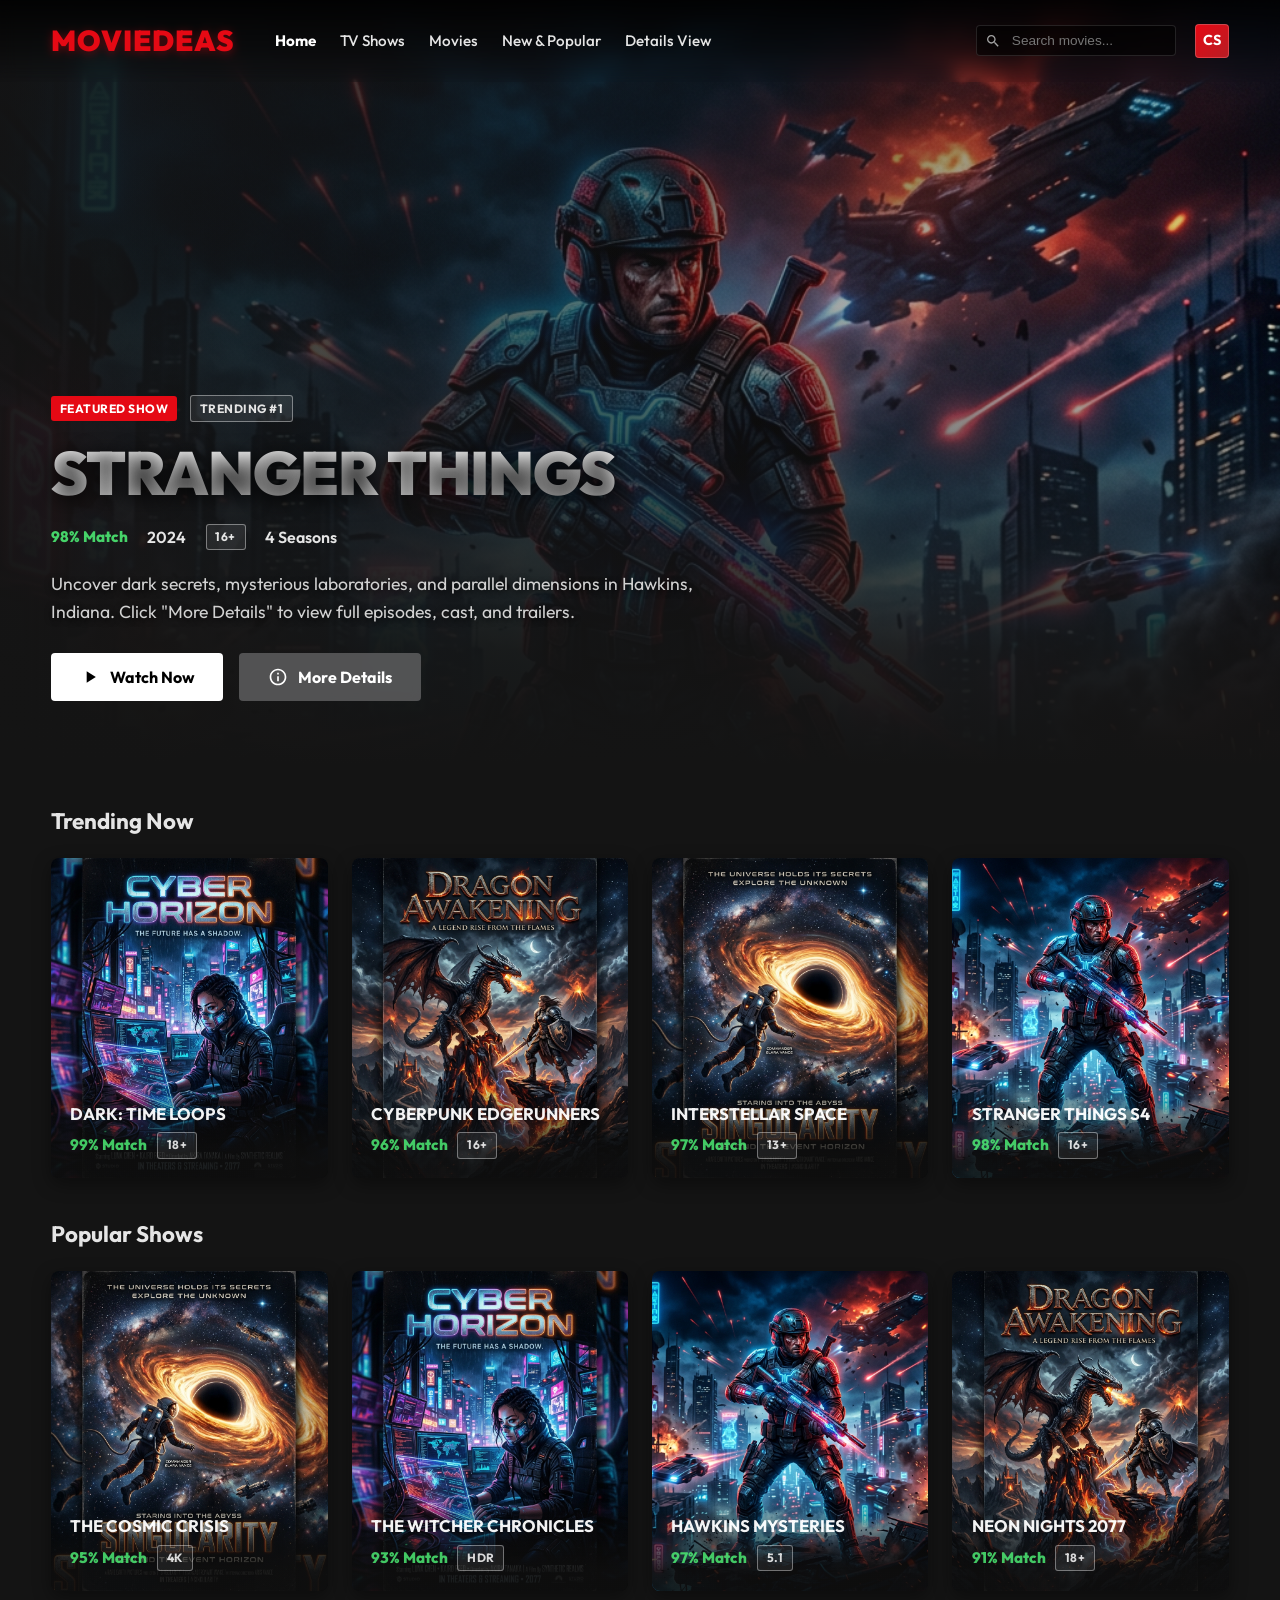
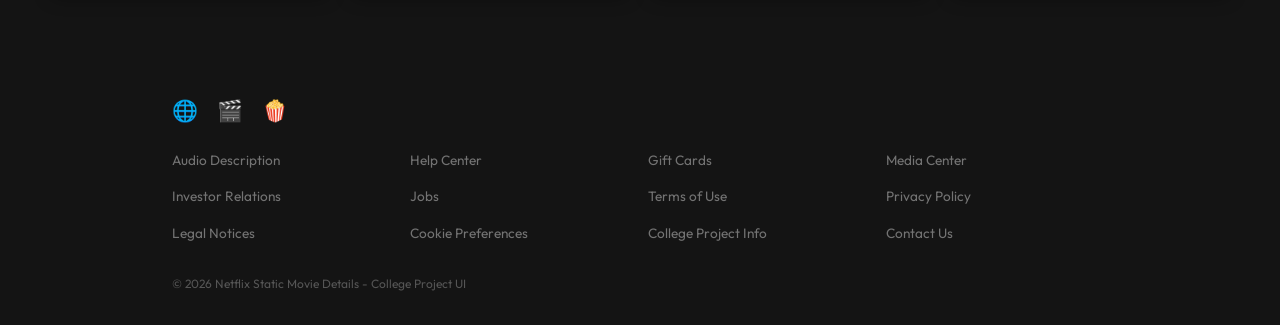
<file: index.html>
<!DOCTYPE html>
<html lang="en">
<head>
  <meta charset="UTF-8">
  <meta http-equiv="refresh" content="0; url=html/index.html">
  <title>Netflix Movie Site - College Project</title>
</head>
<body>
  <p>Redirecting to Netflix UI... <a href="html/index.html">Click here if you are not redirected automatically</a>.</p>
</body>
</html>
</file>
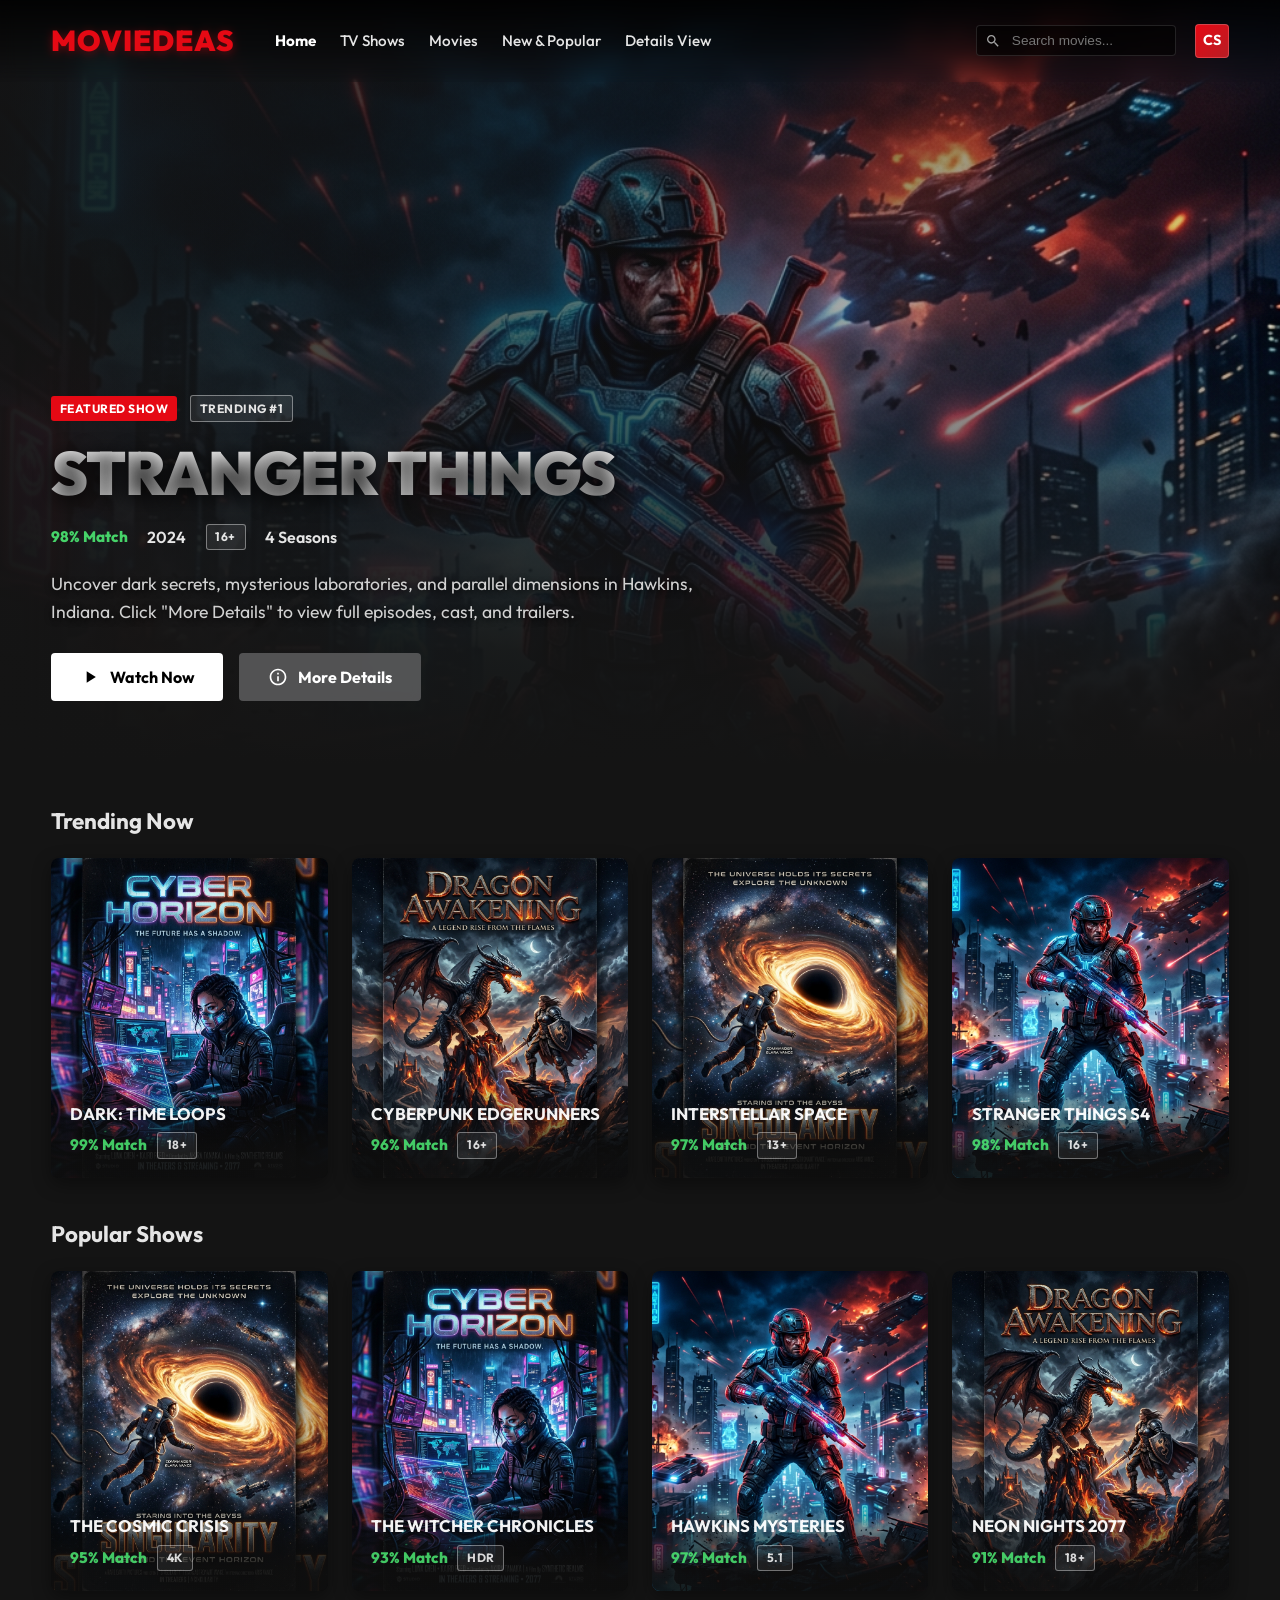
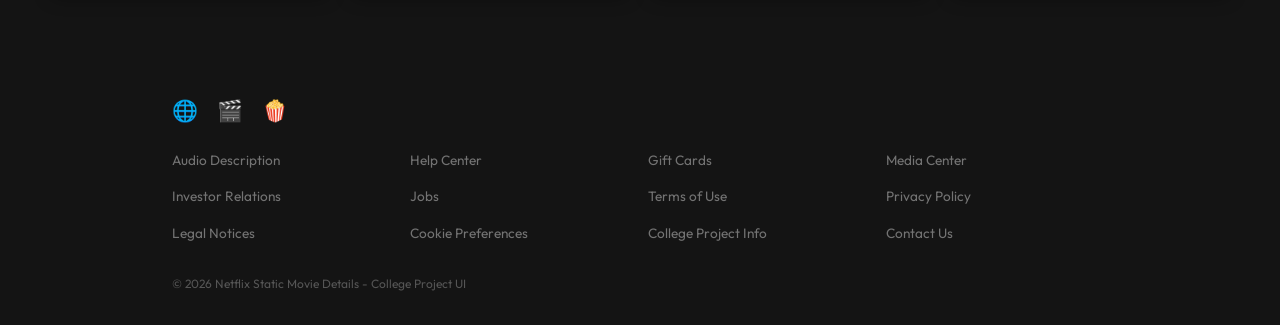
<file: html/index.html>
<!DOCTYPE html>
<html lang="en">

<head>
  <meta charset="UTF-8">
  <meta name="viewport" content="width=device-width, initial-scale=1.0">
  <title>Netflix | Home Static College Project</title>
  <meta name="description"
    content="Static Netflix-inspired home page showcasing featured movies and dynamic cards built with pure HTML and CSS.">
  <link rel="stylesheet" href="../css/style.css">
  <link rel="stylesheet" href="../css/movie-details.css">
</head>

<body>

  <!-- Modular Header -->
  <header class="netflix-header">
    <div class="brand-container">
      <a href="index.html" class="logo-text">MOVIEDEAS</a>
      <nav>
        <ul class="nav-menu">
          <li><a href="index.html" class="nav-link active">Home</a></li>
          <li><a href="browse.html" class="nav-link">TV Shows</a></li>
          <li><a href="browse.html" class="nav-link">Movies</a></li>
          <li><a href="browse.html" class="nav-link">New & Popular</a></li>
          <li><a href="movie-details.html" class="nav-link">Details View</a></li>
        </ul>
      </nav>
    </div>
    <div class="header-actions">
      <div class="search-box">
        <svg class="search-icon" viewBox="0 0 24 24">
          <path
            d="M15.5 14h-.79l-.28-.27C15.41 12.59 16 11.11 16 9.5 16 5.91 13.09 3 9.5 3S3 5.91 3 9.5 5.91 16 9.5 16c1.61 0 3.09-.59 4.23-1.57l.27.28v.79l5 4.99L20.49 19l-4.99-5zm-6 0C7.01 14 5 11.99 5 9.5S7.01 5 9.5 5 14 7.01 14 9.5 11.99 14 9.5 14z" />
        </svg>
        <input type="text" class="search-input" placeholder="Search movies...">
      </div>
      <div class="user-profile">
        <div class="profile-avatar">CS</div>
      </div>
    </div>
  </header>

  <!-- Featured Spotlight Banner -->
  <div class="hero-details-container" style="background-image: url('img/hero_backdrop_1787851182239.png');">
    <div class="hero-overlay-vignette"></div>
    <div class="hero-content">
      <div class="movie-badge-group">
        <span class="badge badge-red">FEATURED SHOW</span>
        <span class="badge badge-outline">TRENDING #1</span>
      </div>

      <h1 class="movie-title-large">STRANGER THINGS</h1>

      <div class="meta-stats-row">
        <span class="badge-match">98% Match</span>
        <span>2024</span>
        <span class="badge badge-outline">16+</span>
        <span>4 Seasons</span>
      </div>

      <p class="movie-synopsis">
        Uncover dark secrets, mysterious laboratories, and parallel dimensions in Hawkins, Indiana. Click "More Details"
        to view full episodes, cast, and trailers.
      </p>

      <div class="action-buttons-group">
        <a href="movie-details.html" class="btn btn-primary">
          <svg width="20" height="20" viewBox="0 0 24 24" fill="currentColor">
            <path d="M8 5v14l11-7z" />
          </svg> Watch Now
        </a>
        <a href="movie-details.html" class="btn btn-secondary">
          <svg width="20" height="20" viewBox="0 0 24 24" fill="currentColor">
            <path
              d="M11 7h2v2h-2zm0 4h2v6h-2zm1-9C6.48 2 2 6.48 2 12s4.48 10 10 10 10-4.48 10-10S17.52 2 12 2zm0 18c-4.41 0-8-3.59-8-8s3.59-8 8-8 8 3.59 8 8-3.59 8-8 8z" />
          </svg> More Details
        </a>
      </div>
    </div>
  </div>

  <!-- Main Trending Rails -->
  <section class="section-container">
    <h2 class="section-title">Trending Now</h2>
    <div class="movies-grid">
      <a href="movie-details.html" class="movie-card">
        <img src="img/movie_poster1_1787851215208.png" alt="Movie 1" class="card-poster">
        <div class="card-overlay">
          <div class="card-title">DARK: TIME LOOPS</div>
          <div class="card-meta">
            <span class="badge-match">99% Match</span>
            <span class="badge badge-outline">18+</span>
          </div>
        </div>
      </a>

      <a href="movie-details.html" class="movie-card">
        <img src="img/movie_poster2_1787851237923.png" alt="Movie 2" class="card-poster">
        <div class="card-overlay">
          <div class="card-title">CYBERPUNK EDGERUNNERS</div>
          <div class="card-meta">
            <span class="badge-match">96% Match</span>
            <span class="badge badge-outline">16+</span>
          </div>
        </div>
      </a>

      <a href="movie-details.html" class="movie-card">
        <img src="img/movie_poster3_1787851263203.png" alt="Movie 3" class="card-poster">
        <div class="card-overlay">
          <div class="card-title">INTERSTELLAR SPACE</div>
          <div class="card-meta">
            <span class="badge-match">97% Match</span>
            <span class="badge badge-outline">13+</span>
          </div>
        </div>
      </a>

      <a href="movie-details.html" class="movie-card">
        <img src="img/hero_backdrop_1787851182239.png" alt="Movie 4" class="card-poster">
        <div class="card-overlay">
          <div class="card-title">STRANGER THINGS S4</div>
          <div class="card-meta">
            <span class="badge-match">98% Match</span>
            <span class="badge badge-outline">16+</span>
          </div>
        </div>
      </a>
    </div>
  </section>

  <!-- Popular Movies Section -->
  <section class="section-container" style="padding-top: 0;">
    <h2 class="section-title">Popular Shows</h2>
    <div class="movies-grid">
      <a href="movie-details.html" class="movie-card">
        <img src="img/movie_poster3_1787851263203.png" alt="Movie 5" class="card-poster">
        <div class="card-overlay">
          <div class="card-title">THE COSMIC CRISIS</div>
          <div class="card-meta">
            <span class="badge-match">95% Match</span>
            <span class="badge badge-outline">4K</span>
          </div>
        </div>
      </a>

      <a href="movie-details.html" class="movie-card">
        <img src="img/movie_poster1_1787851215208.png" alt="Movie 6" class="card-poster">
        <div class="card-overlay">
          <div class="card-title">THE WITCHER CHRONICLES</div>
          <div class="card-meta">
            <span class="badge-match">93% Match</span>
            <span class="badge badge-outline">HDR</span>
          </div>
        </div>
      </a>

      <a href="movie-details.html" class="movie-card">
        <img src="img/hero_backdrop_1787851182239.png" alt="Movie 7" class="card-poster">
        <div class="card-overlay">
          <div class="card-title">HAWKINS MYSTERIES</div>
          <div class="card-meta">
            <span class="badge-match">97% Match</span>
            <span class="badge badge-outline">5.1</span>
          </div>
        </div>
      </a>

      <a href="movie-details.html" class="movie-card">
        <img src="img/movie_poster2_1787851237923.png" alt="Movie 8" class="card-poster">
        <div class="card-overlay">
          <div class="card-title">NEON NIGHTS 2077</div>
          <div class="card-meta">
            <span class="badge-match">91% Match</span>
            <span class="badge badge-outline">18+</span>
          </div>
        </div>
      </a>
    </div>
  </section>

  <!-- Netflix Footer -->
  <footer class="netflix-footer">
    <div class="footer-socials">
      <span>🌐</span> <span>🎬</span> <span>🍿</span>
    </div>
    <ul class="footer-links">
      <li><a href="#">Audio Description</a></li>
      <li><a href="#">Help Center</a></li>
      <li><a href="#">Gift Cards</a></li>
      <li><a href="#">Media Center</a></li>
      <li><a href="#">Investor Relations</a></li>
      <li><a href="#">Jobs</a></li>
      <li><a href="#">Terms of Use</a></li>
      <li><a href="#">Privacy Policy</a></li>
      <li><a href="#">Legal Notices</a></li>
      <li><a href="#">Cookie Preferences</a></li>
      <li><a href="#">College Project Info</a></li>
      <li><a href="#">Contact Us</a></li>
    </ul>
    <p class="copyright-text">© 2026 Netflix Static Movie Details - College Project UI</p>
  </footer>

</body>

</html>
</file>
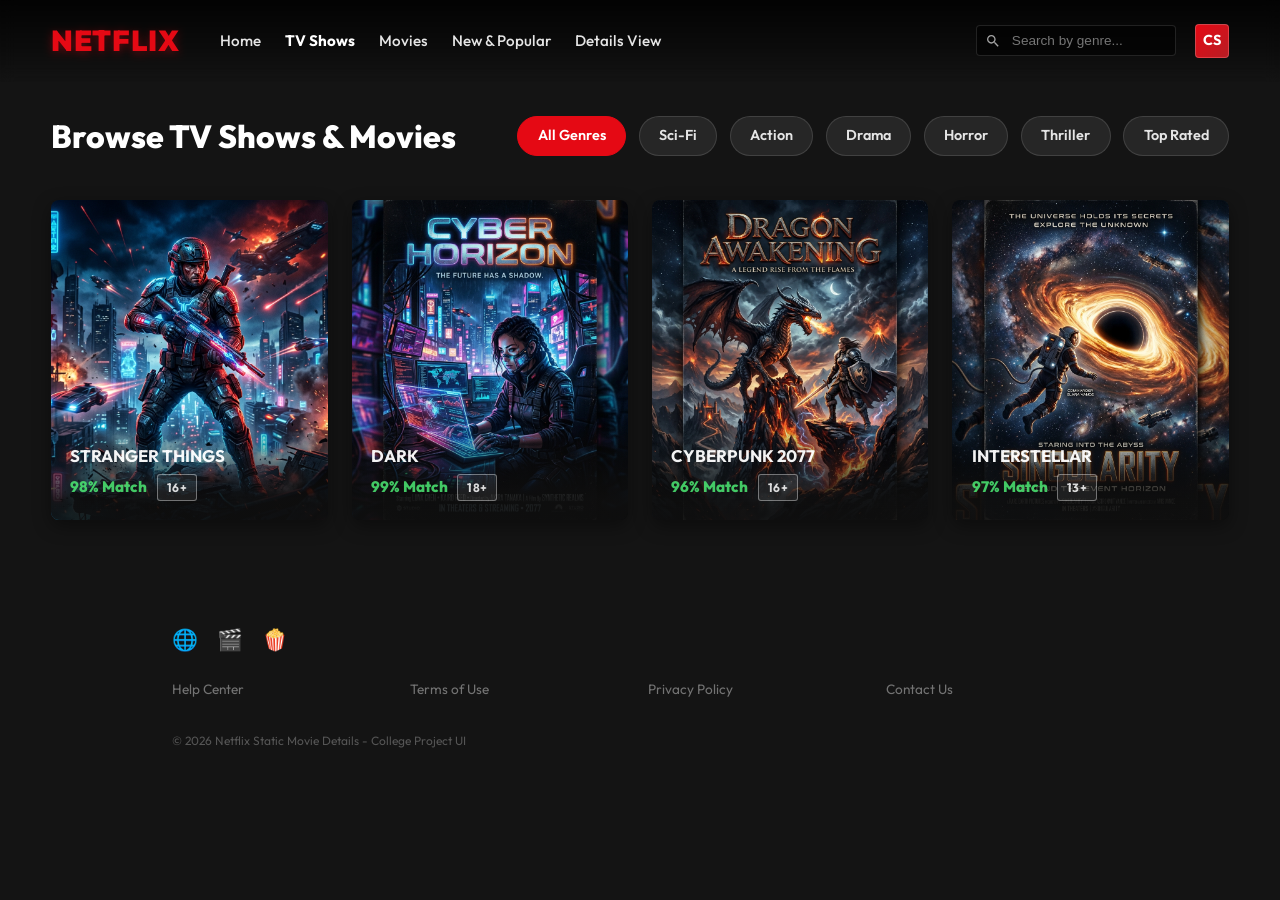
<file: html/browse.html>
<!DOCTYPE html>
<html lang="en">
<head>
  <meta charset="UTF-8">
  <meta name="viewport" content="width=device-width, initial-scale=1.0">
  <title>Browse Movies | Netflix Static Project</title>
  <meta name="description" content="Browse static catalog of Netflix style movies and TV shows for college project.">
  <link rel="stylesheet" href="../css/style.css">
  <link rel="stylesheet" href="../css/movie-details.css">
  <style>
    .browse-filter-bar {
      padding: 7rem 4% 1.5rem 4%;
      display: flex;
      align-items: center;
      justify-content: space-between;
      flex-wrap: wrap;
      gap: 1rem;
    }
    .filter-tags {
      display: flex;
      gap: 0.8rem;
      flex-wrap: wrap;
    }
    .filter-chip {
      padding: 0.5rem 1.2rem;
      border-radius: 20px;
      background: rgba(255, 255, 255, 0.08);
      border: 1px solid var(--glass-border);
      color: #e5e5e5;
      font-size: 0.9rem;
      font-weight: 600;
      cursor: pointer;
      transition: all var(--transition-fast);
    }
    .filter-chip:hover, .filter-chip.active {
      background: var(--netflix-red);
      color: #fff;
      border-color: var(--netflix-red);
    }
  </style>
</head>
<body>

  <!-- Header -->
  <header class="netflix-header">
    <div class="brand-container">
      <a href="index.html" class="logo-text">NETFLIX</a>
      <nav>
        <ul class="nav-menu">
          <li><a href="index.html" class="nav-link">Home</a></li>
          <li><a href="browse.html" class="nav-link active">TV Shows</a></li>
          <li><a href="browse.html" class="nav-link">Movies</a></li>
          <li><a href="browse.html" class="nav-link">New & Popular</a></li>
          <li><a href="movie-details.html" class="nav-link">Details View</a></li>
        </ul>
      </nav>
    </div>
    <div class="header-actions">
      <div class="search-box">
        <svg class="search-icon" viewBox="0 0 24 24"><path d="M15.5 14h-.79l-.28-.27C15.41 12.59 16 11.11 16 9.5 16 5.91 13.09 3 9.5 3S3 5.91 3 9.5 5.91 16 9.5 16c1.61 0 3.09-.59 4.23-1.57l.27.28v.79l5 4.99L20.49 19l-4.99-5zm-6 0C7.01 14 5 11.99 5 9.5S7.01 5 9.5 5 14 7.01 14 9.5 11.99 14 9.5 14z"/></svg>
        <input type="text" class="search-input" placeholder="Search by genre...">
      </div>
      <div class="user-profile">
        <div class="profile-avatar">CS</div>
      </div>
    </div>
  </header>

  <!-- Filter Controls -->
  <div class="browse-filter-bar">
    <h1 style="font-size: 2rem; font-weight: 800;">Browse TV Shows & Movies</h1>
    <div class="filter-tags">
      <span class="filter-chip active">All Genres</span>
      <span class="filter-chip">Sci-Fi</span>
      <span class="filter-chip">Action</span>
      <span class="filter-chip">Drama</span>
      <span class="filter-chip">Horror</span>
      <span class="filter-chip">Thriller</span>
      <span class="filter-chip">Top Rated</span>
    </div>
  </div>

  <!-- Browse Grid Gallery -->
  <section class="section-container" style="padding-top: 1rem;">
    <div class="movies-grid">
      <a href="movie-details.html" class="movie-card">
        <img src="img/hero_backdrop_1787851182239.png" alt="Stranger Things" class="card-poster">
        <div class="card-overlay">
          <div class="card-title">STRANGER THINGS</div>
          <div class="card-meta">
            <span class="badge-match">98% Match</span>
            <span class="badge badge-outline">16+</span>
          </div>
        </div>
      </a>

      <a href="movie-details.html" class="movie-card">
        <img src="img/movie_poster1_1787851215208.png" alt="Dark" class="card-poster">
        <div class="card-overlay">
          <div class="card-title">DARK</div>
          <div class="card-meta">
            <span class="badge-match">99% Match</span>
            <span class="badge badge-outline">18+</span>
          </div>
        </div>
      </a>

      <a href="movie-details.html" class="movie-card">
        <img src="img/movie_poster2_1787851237923.png" alt="Cyberpunk" class="card-poster">
        <div class="card-overlay">
          <div class="card-title">CYBERPUNK 2077</div>
          <div class="card-meta">
            <span class="badge-match">96% Match</span>
            <span class="badge badge-outline">16+</span>
          </div>
        </div>
      </a>

      <a href="movie-details.html" class="movie-card">
        <img src="img/movie_poster3_1787851263203.png" alt="Interstellar" class="card-poster">
        <div class="card-overlay">
          <div class="card-title">INTERSTELLAR</div>
          <div class="card-meta">
            <span class="badge-match">97% Match</span>
            <span class="badge badge-outline">13+</span>
          </div>
        </div>
      </a>
    </div>
  </section>

  <!-- Netflix Footer -->
  <footer class="netflix-footer">
    <div class="footer-socials">
      <span>🌐</span> <span>🎬</span> <span>🍿</span>
    </div>
    <ul class="footer-links">
      <li><a href="#">Help Center</a></li>
      <li><a href="#">Terms of Use</a></li>
      <li><a href="#">Privacy Policy</a></li>
      <li><a href="#">Contact Us</a></li>
    </ul>
    <p class="copyright-text">© 2026 Netflix Static Movie Details - College Project UI</p>
  </footer>

</body>
</html>
</file>
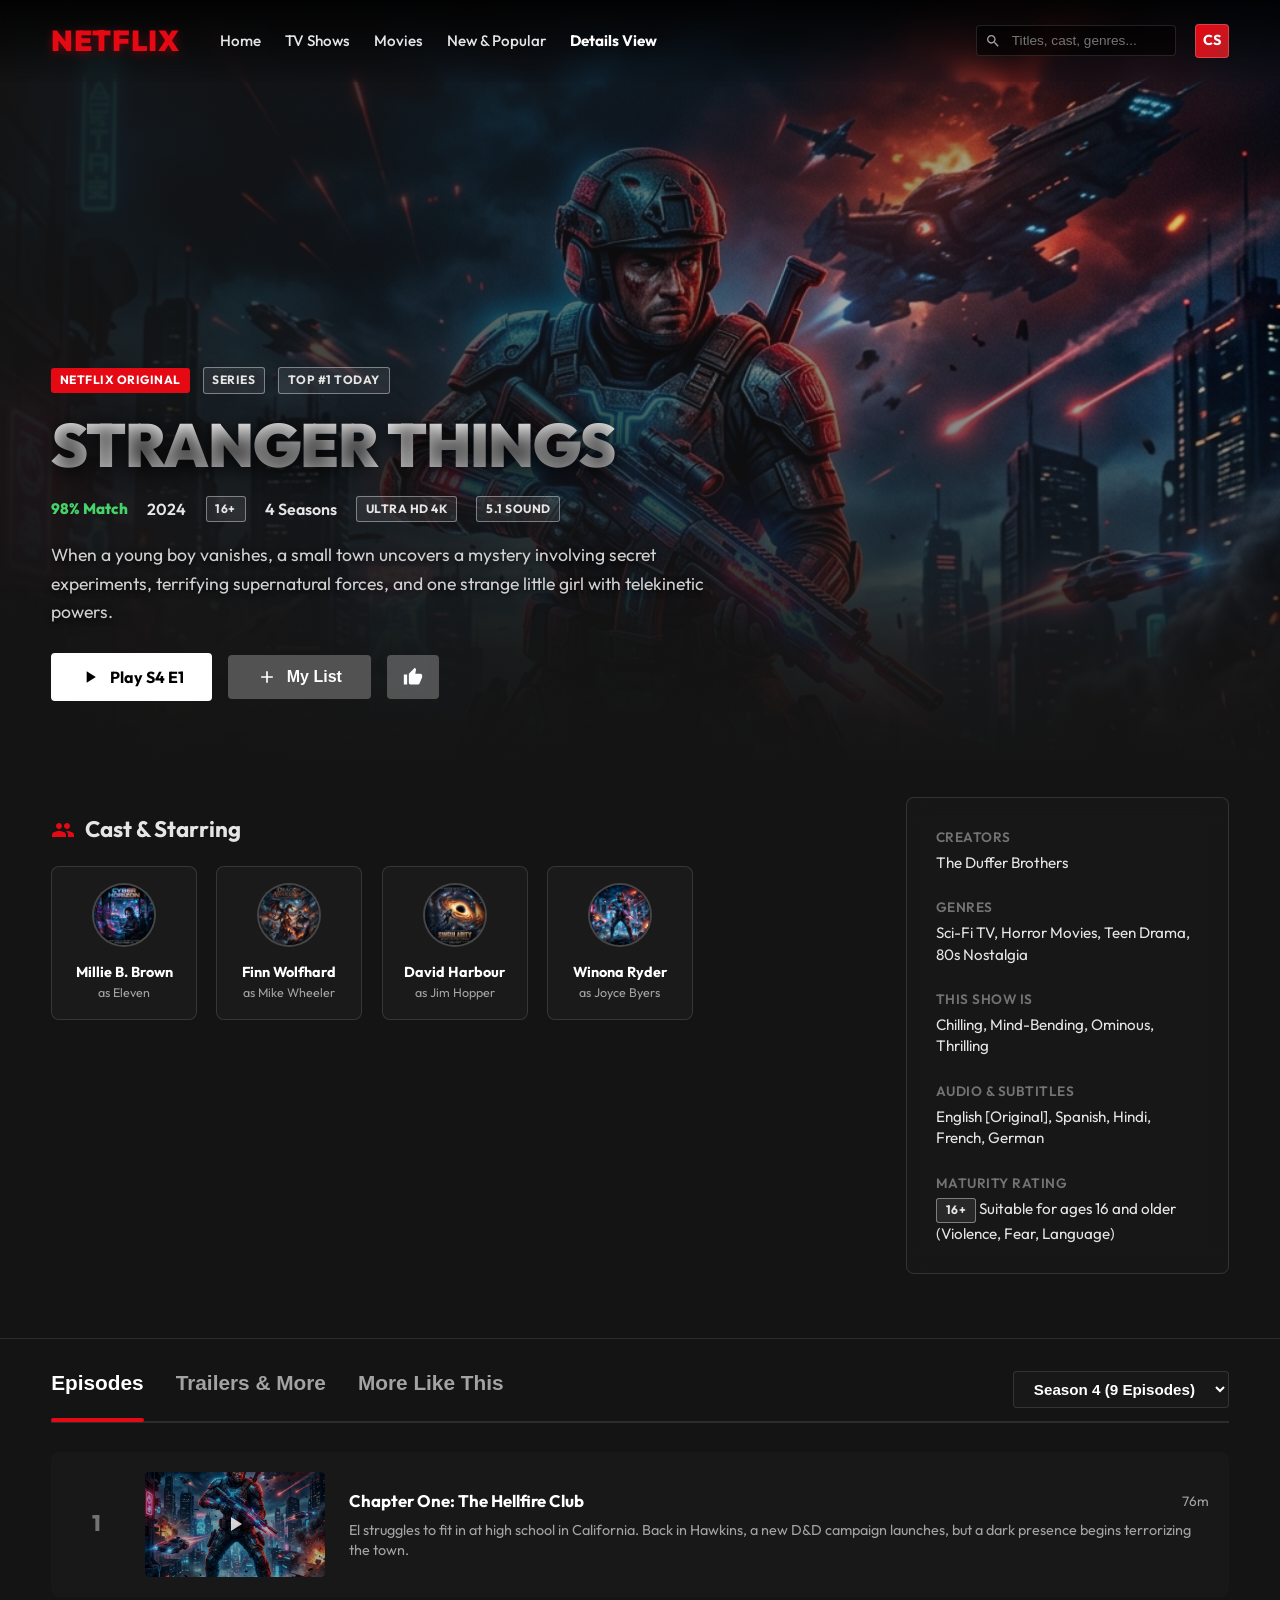
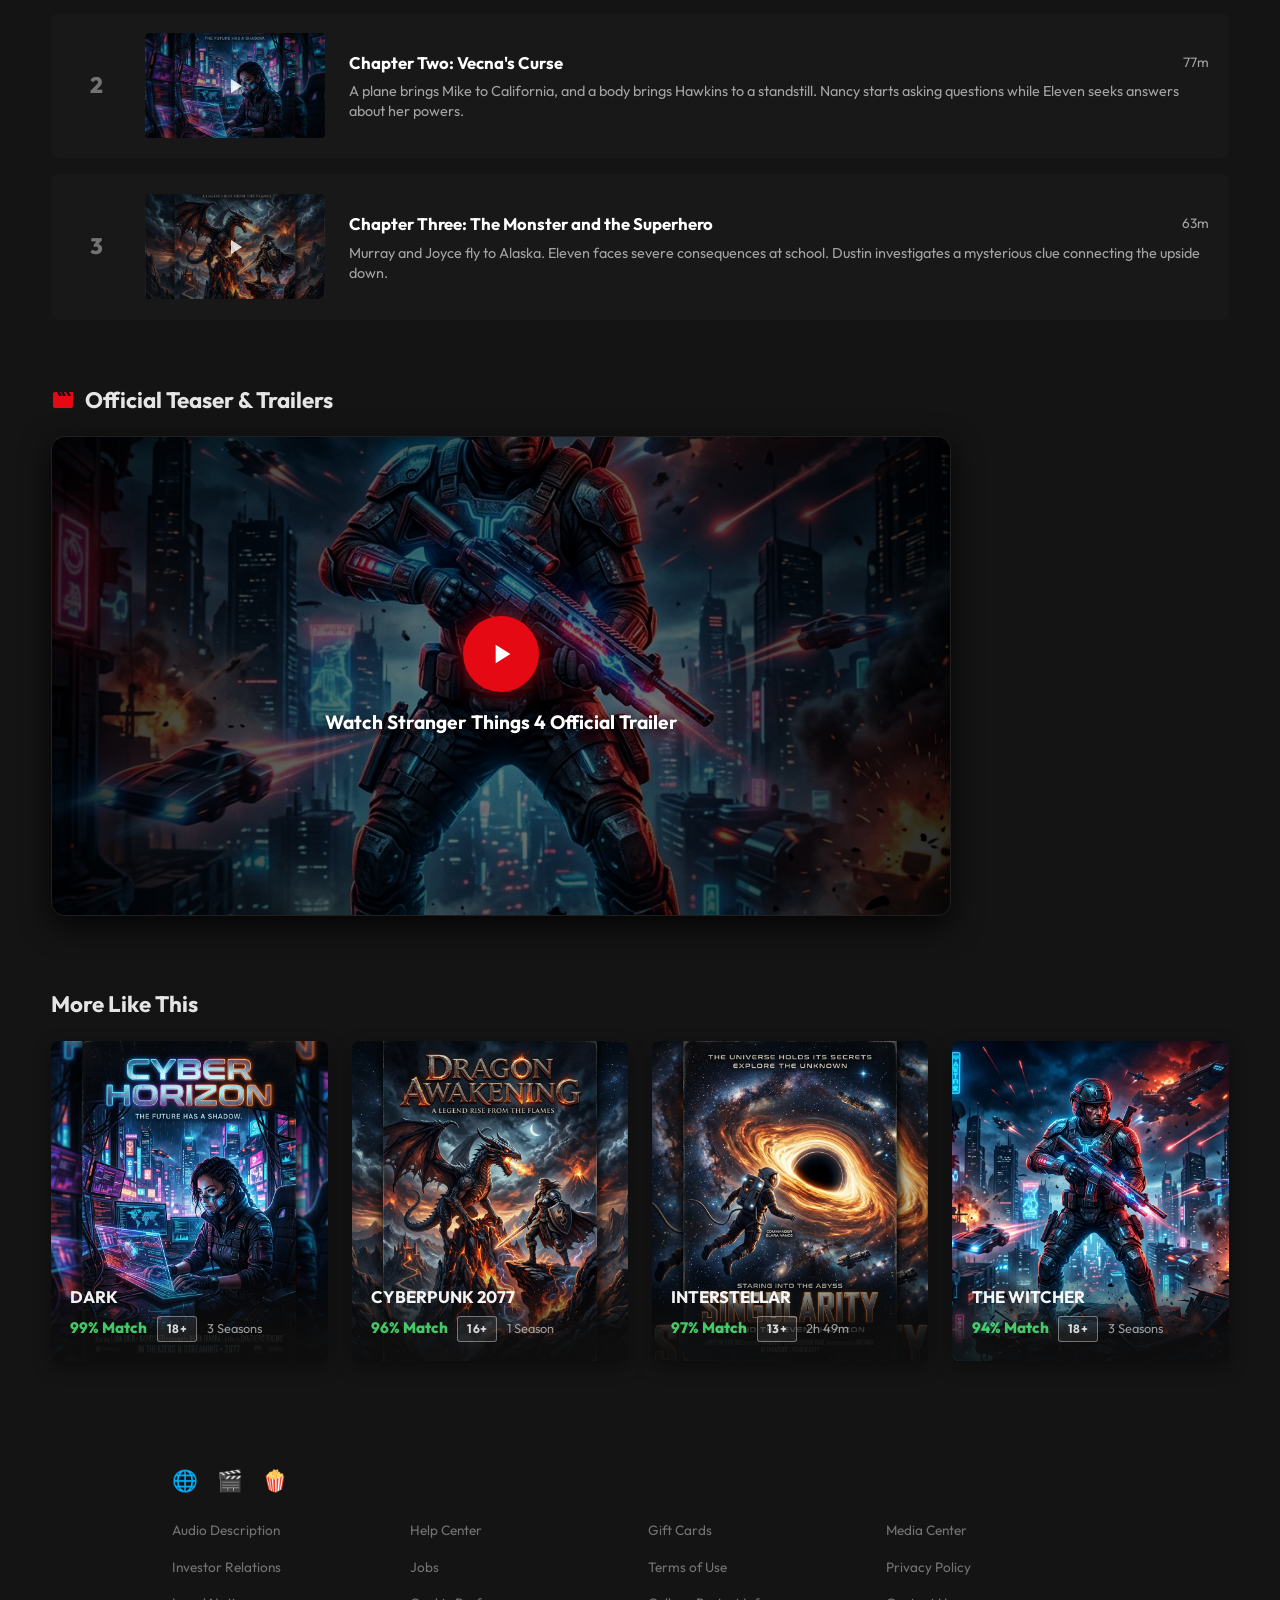
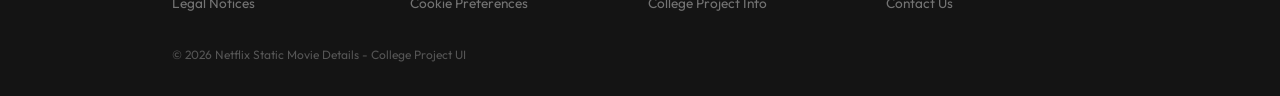
<file: html/movie-details.html>
<!DOCTYPE html>
<html lang="en">
<head>
  <meta charset="UTF-8">
  <meta name="viewport" content="width=device-width, initial-scale=1.0">
  <title>Stranger Things | Netflix Details College Project</title>
  <meta name="description" content="Static Netflix-inspired movie details web page built with HTML5 and CSS3 for college project.">
  <link rel="stylesheet" href="../css/style.css">
  <link rel="stylesheet" href="../css/movie-details.css">
</head>
<body>

  <!-- Modular Netflix Header -->
  <header class="netflix-header">
    <div class="brand-container">
      <a href="index.html" class="logo-text">NETFLIX</a>
      <nav>
        <ul class="nav-menu">
          <li><a href="index.html" class="nav-link">Home</a></li>
          <li><a href="browse.html" class="nav-link">TV Shows</a></li>
          <li><a href="browse.html" class="nav-link">Movies</a></li>
          <li><a href="browse.html" class="nav-link">New & Popular</a></li>
          <li><a href="movie-details.html" class="nav-link active">Details View</a></li>
        </ul>
      </nav>
    </div>
    <div class="header-actions">
      <div class="search-box">
        <svg class="search-icon" viewBox="0 0 24 24"><path d="M15.5 14h-.79l-.28-.27C15.41 12.59 16 11.11 16 9.5 16 5.91 13.09 3 9.5 3S3 5.91 3 9.5 5.91 16 9.5 16c1.61 0 3.09-.59 4.23-1.57l.27.28v.79l5 4.99L20.49 19l-4.99-5zm-6 0C7.01 14 5 11.99 5 9.5S7.01 5 9.5 5 14 7.01 14 9.5 11.99 14 9.5 14z"/></svg>
        <input type="text" class="search-input" placeholder="Titles, cast, genres...">
      </div>
      <div class="user-profile" title="College Student Profile">
        <div class="profile-avatar">CS</div>
      </div>
    </div>
  </header>

  <!-- Hero Details Backdrop Container -->
  <div class="hero-details-container" style="background-image: url('img/hero_backdrop_1787851182239.png');">
    <div class="hero-overlay-vignette"></div>
    <div class="hero-content">
      <div class="movie-badge-group">
        <span class="badge badge-red">NETFLIX ORIGINAL</span>
        <span class="badge badge-outline">SERIES</span>
        <span class="badge badge-outline">TOP #1 TODAY</span>
      </div>

      <h1 class="movie-title-large">STRANGER THINGS</h1>

      <div class="meta-stats-row">
        <span class="badge-match">98% Match</span>
        <span>2024</span>
        <span class="badge badge-outline">16+</span>
        <span>4 Seasons</span>
        <span class="badge badge-outline">ULTRA HD 4K</span>
        <span class="badge badge-outline">5.1 SOUND</span>
      </div>

      <p class="movie-synopsis">
        When a young boy vanishes, a small town uncovers a mystery involving secret experiments, terrifying supernatural forces, and one strange little girl with telekinetic powers.
      </p>

      <div class="action-buttons-group">
        <a href="#trailer" class="btn btn-primary">
          <svg width="20" height="20" viewBox="0 0 24 24" fill="currentColor"><path d="M8 5v14l11-7z"/></svg> Play S4 E1
        </a>
        <button class="btn btn-secondary">
          <svg width="20" height="20" viewBox="0 0 24 24" fill="currentColor"><path d="M19 13h-6v6h-2v-6H5v-2h6V5h2v6h6v2z"/></svg> My List
        </button>
        <button class="btn btn-secondary" style="padding: 0.75rem 1rem;">
          <svg width="20" height="20" viewBox="0 0 24 24" fill="currentColor"><path d="M1 21h4V9H1v12zm22-11c0-1.1-.9-2-2-2h-6.31l.95-4.57.03-.32c0-.41-.17-.79-.44-1.06L14.17 1 7.58 7.59C7.22 7.95 7 8.45 7 9v10c0 1.1.9 2 2 2h9c.83 0 1.54-.5 1.84-1.22l3.02-7.05c.09-.23.14-.47.14-.73v-2z"/></svg>
        </button>
      </div>
    </div>
  </div>

  <!-- Main Content Grid Layout -->
  <main class="movie-main-grid">
    <!-- Left Column: Storyline & Cast -->
    <div>
      <section class="cast-section">
        <h2 class="section-title">
          <svg width="24" height="24" fill="var(--netflix-red)" viewBox="0 0 24 24"><path d="M16 11c1.66 0 2.99-1.34 2.99-3S17.66 5 16 5s-3 1.34-3 3 1.34 3 3 3zm-8 0c1.66 0 2.99-1.34 2.99-3S9.66 5 8 5 5 6.34 5 8s1.34 3 3 3zm0 2c-2.33 0-7 1.17-7 3.5V19h14v-2.5c0-2.33-4.67-3.5-7-3.5zm8 0c-.29 0-.62.02-.97.05 1.16.84 1.97 1.97 1.97 3.45V19h6v-2.5c0-2.33-4.67-3.5-7-3.5z"/></svg>
          Cast & Starring
        </h2>
        <div class="cast-grid">
          <div class="cast-card">
            <img src="img/movie_poster1_1787851215208.png" alt="Millie Bobby Brown" class="cast-avatar">
            <div class="cast-name">Millie B. Brown</div>
            <div class="cast-role">as Eleven</div>
          </div>
          <div class="cast-card">
            <img src="img/movie_poster2_1787851237923.png" alt="Finn Wolfhard" class="cast-avatar">
            <div class="cast-name">Finn Wolfhard</div>
            <div class="cast-role">as Mike Wheeler</div>
          </div>
          <div class="cast-card">
            <img src="img/movie_poster3_1787851263203.png" alt="David Harbour" class="cast-avatar">
            <div class="cast-name">David Harbour</div>
            <div class="cast-role">as Jim Hopper</div>
          </div>
          <div class="cast-card">
            <img src="img/hero_backdrop_1787851182239.png" alt="Winona Ryder" class="cast-avatar">
            <div class="cast-name">Winona Ryder</div>
            <div class="cast-role">as Joyce Byers</div>
          </div>
        </div>
      </section>
    </div>

    <!-- Right Sidebar: Metadata Summary -->
    <aside>
      <div class="sidebar-info-card">
        <div class="info-item">
          <span class="info-label">Creators</span>
          <span class="info-value">The Duffer Brothers</span>
        </div>
        <div class="info-item">
          <span class="info-label">Genres</span>
          <span class="info-value">Sci-Fi TV, Horror Movies, Teen Drama, 80s Nostalgia</span>
        </div>
        <div class="info-item">
          <span class="info-label">This Show Is</span>
          <span class="info-value">Chilling, Mind-Bending, Ominous, Thrilling</span>
        </div>
        <div class="info-item">
          <span class="info-label">Audio & Subtitles</span>
          <span class="info-value">English [Original], Spanish, Hindi, French, German</span>
        </div>
        <div class="info-item">
          <span class="info-label">Maturity Rating</span>
          <span class="info-value"><span class="badge badge-outline">16+</span> Suitable for ages 16 and older (Violence, Fear, Language)</span>
        </div>
      </div>
    </aside>
  </main>

  <!-- Seasons & Episodes Section -->
  <section class="episodes-container">
    <div class="tab-header">
      <div class="tab-title-group">
        <button class="tab-btn active">Episodes</button>
        <button class="tab-btn">Trailers & More</button>
        <button class="tab-btn">More Like This</button>
      </div>
      <select class="season-select">
        <option>Season 4 (9 Episodes)</option>
        <option>Season 3 (8 Episodes)</option>
        <option>Season 2 (9 Episodes)</option>
        <option>Season 1 (8 Episodes)</option>
      </select>
    </div>

    <div class="episodes-list">
      <!-- Episode 1 -->
      <article class="episode-item">
        <div class="ep-num">1</div>
        <div class="ep-thumb-container">
          <img src="img/hero_backdrop_1787851182239.png" alt="Episode 1 Thumbnail" class="ep-thumb">
          <div class="ep-play-overlay">
            <svg width="24" height="24" fill="#fff" viewBox="0 0 24 24"><path d="M8 5v14l11-7z"/></svg>
          </div>
        </div>
        <div class="ep-details">
          <div class="ep-title-row">
            <h3 class="ep-title">Chapter One: The Hellfire Club</h3>
            <span class="ep-duration">76m</span>
          </div>
          <p class="ep-desc">El struggles to fit in at high school in California. Back in Hawkins, a new D&D campaign launches, but a dark presence begins terrorizing the town.</p>
        </div>
      </article>

      <!-- Episode 2 -->
      <article class="episode-item">
        <div class="ep-num">2</div>
        <div class="ep-thumb-container">
          <img src="img/movie_poster1_1787851215208.png" alt="Episode 2 Thumbnail" class="ep-thumb">
          <div class="ep-play-overlay">
            <svg width="24" height="24" fill="#fff" viewBox="0 0 24 24"><path d="M8 5v14l11-7z"/></svg>
          </div>
        </div>
        <div class="ep-details">
          <div class="ep-title-row">
            <h3 class="ep-title">Chapter Two: Vecna's Curse</h3>
            <span class="ep-duration">77m</span>
          </div>
          <p class="ep-desc">A plane brings Mike to California, and a body brings Hawkins to a standstill. Nancy starts asking questions while Eleven seeks answers about her powers.</p>
        </div>
      </article>

      <!-- Episode 3 -->
      <article class="episode-item">
        <div class="ep-num">3</div>
        <div class="ep-thumb-container">
          <img src="img/movie_poster2_1787851237923.png" alt="Episode 3 Thumbnail" class="ep-thumb">
          <div class="ep-play-overlay">
            <svg width="24" height="24" fill="#fff" viewBox="0 0 24 24"><path d="M8 5v14l11-7z"/></svg>
          </div>
        </div>
        <div class="ep-details">
          <div class="ep-title-row">
            <h3 class="ep-title">Chapter Three: The Monster and the Superhero</h3>
            <span class="ep-duration">63m</span>
          </div>
          <p class="ep-desc">Murray and Joyce fly to Alaska. Eleven faces severe consequences at school. Dustin investigates a mysterious clue connecting the upside down.</p>
        </div>
      </article>
    </div>
  </section>

  <!-- Trailer Section UI -->
  <section class="trailer-section" id="trailer">
    <h2 class="section-title">
      <svg width="24" height="24" fill="var(--netflix-red)" viewBox="0 0 24 24"><path d="M18 4l2 4h-3l-2-4h-2l2 4h-3l-2-4H9l2 4H8L6 4H4c-1.1 0-1.99.9-1.99 2L2 18c0 1.1.9 2 2 2h16c1.1 0 2-.9 2-2V4h-4z"/></svg>
      Official Teaser & Trailers
    </h2>
    <div class="trailer-preview-card">
      <img src="img/hero_backdrop_1787851182239.png" alt="Trailer Preview" class="trailer-thumbnail">
      <div class="trailer-overlay">
        <div class="play-circle-btn" title="Click to preview trailer">
          <svg width="32" height="32" fill="#fff" viewBox="0 0 24 24"><path d="M8 5v14l11-7z"/></svg>
        </div>
        <div style="font-weight: 700; font-size: 1.2rem; text-shadow: 0 2px 10px #000;">Watch Stranger Things 4 Official Trailer</div>
      </div>
    </div>
  </section>

  <!-- More Like This Grid -->
  <section class="section-container">
    <h2 class="section-title">More Like This</h2>
    <div class="movies-grid">
      <article class="movie-card">
        <img src="img/movie_poster1_1787851215208.png" alt="Dark" class="card-poster">
        <div class="card-overlay">
          <div class="card-title">DARK</div>
          <div class="card-meta">
            <span class="badge-match">99% Match</span>
            <span class="badge badge-outline">18+</span>
            <span>3 Seasons</span>
          </div>
        </div>
      </article>

      <article class="movie-card">
        <img src="img/movie_poster2_1787851237923.png" alt="Cyberpunk" class="card-poster">
        <div class="card-overlay">
          <div class="card-title">CYBERPUNK 2077</div>
          <div class="card-meta">
            <span class="badge-match">96% Match</span>
            <span class="badge badge-outline">16+</span>
            <span>1 Season</span>
          </div>
        </div>
      </article>

      <article class="movie-card">
        <img src="img/movie_poster3_1787851263203.png" alt="Interstellar" class="card-poster">
        <div class="card-overlay">
          <div class="card-title">INTERSTELLAR</div>
          <div class="card-meta">
            <span class="badge-match">97% Match</span>
            <span class="badge badge-outline">13+</span>
            <span>2h 49m</span>
          </div>
        </div>
      </article>

      <article class="movie-card">
        <img src="img/hero_backdrop_1787851182239.png" alt="The Witcher" class="card-poster">
        <div class="card-overlay">
          <div class="card-title">THE WITCHER</div>
          <div class="card-meta">
            <span class="badge-match">94% Match</span>
            <span class="badge badge-outline">18+</span>
            <span>3 Seasons</span>
          </div>
        </div>
      </article>
    </div>
  </section>

  <!-- Netflix Footer -->
  <footer class="netflix-footer">
    <div class="footer-socials">
      <span>🌐</span> <span>🎬</span> <span>🍿</span>
    </div>
    <ul class="footer-links">
      <li><a href="#">Audio Description</a></li>
      <li><a href="#">Help Center</a></li>
      <li><a href="#">Gift Cards</a></li>
      <li><a href="#">Media Center</a></li>
      <li><a href="#">Investor Relations</a></li>
      <li><a href="#">Jobs</a></li>
      <li><a href="#">Terms of Use</a></li>
      <li><a href="#">Privacy Policy</a></li>
      <li><a href="#">Legal Notices</a></li>
      <li><a href="#">Cookie Preferences</a></li>
      <li><a href="#">College Project Info</a></li>
      <li><a href="#">Contact Us</a></li>
    </ul>
    <p class="copyright-text">© 2026 Netflix Static Movie Details - College Project UI</p>
  </footer>

</body>
</html>
</file>
<file: css/style.css>
/* Global Netflix Design System & CSS Variables */
@import url('https://fonts.googleapis.com/css2?family=Outfit:wght@300;400;500;600;700;800;900&family=Inter:wght@300;400;500;600;700&display=swap');

:root {
  --netflix-red: #e50914;
  --netflix-red-hover: #f40612;
  --bg-dark: #141414;
  --bg-card: #181818;
  --bg-card-hover: #232323;
  --text-main: #ffffff;
  --text-muted: #a3a3a3;
  --text-dark: #737373;
  --glass-bg: rgba(20, 20, 20, 0.75);
  --glass-border: rgba(255, 255, 255, 0.12);
  --badge-bg: rgba(255, 255, 255, 0.15);
  --green-match: #46d369;
  --font-primary: 'Outfit', 'Inter', -apple-system, BlinkMacSystemFont, sans-serif;
  --transition-fast: 0.25s cubic-bezier(0.25, 0.46, 0.45, 0.94);
  --transition-smooth: 0.4s cubic-bezier(0.16, 1, 0.3, 1);
  --radius-sm: 4px;
  --radius-md: 8px;
  --radius-lg: 14px;
}

* {
  margin: 0;
  padding: 0;
  box-sizing: border-box;
}

body {
  background-color: var(--bg-dark);
  color: var(--text-main);
  font-family: var(--font-primary);
  line-height: 1.5;
  overflow-x: hidden;
  -webkit-font-smoothing: antialiased;
}

a {
  color: inherit;
  text-decoration: none;
}

/* Scrollbar styling */
::-webkit-scrollbar {
  width: 8px;
  height: 8px;
}
::-webkit-scrollbar-track {
  background: #0f0f0f;
}
::-webkit-scrollbar-thumb {
  background: #333;
  border-radius: 4px;
}
::-webkit-scrollbar-thumb:hover {
  background: var(--netflix-red);
}

/* Modular Header & Navbar */
.netflix-header {
  position: fixed;
  top: 0;
  left: 0;
  width: 100%;
  z-index: 1000;
  display: flex;
  align-items: center;
  justify-content: space-between;
  padding: 1.2rem 4%;
  background: linear-gradient(180deg, rgba(0, 0, 0, 0.85) 0%, rgba(0, 0, 0, 0.4) 60%, transparent 100%);
  backdrop-filter: blur(8px);
  transition: background-color var(--transition-fast);
}

.netflix-header.scrolled {
  background-color: rgba(20, 20, 20, 0.95);
  box-shadow: 0 4px 20px rgba(0, 0, 0, 0.7);
}

.brand-container {
  display: flex;
  align-items: center;
  gap: 2.5rem;
}

.netflix-logo {
  height: 34px;
  object-fit: contain;
}

.logo-text {
  font-size: 1.8rem;
  font-weight: 900;
  letter-spacing: 1px;
  color: var(--netflix-red);
  text-transform: uppercase;
  font-family: 'Outfit', sans-serif;
  text-shadow: 0 2px 10px rgba(229, 9, 20, 0.4);
}

.nav-menu {
  display: flex;
  list-style: none;
  gap: 1.5rem;
}

.nav-link {
  font-size: 0.95rem;
  font-weight: 500;
  color: #e5e5e5;
  transition: color var(--transition-fast);
}

.nav-link:hover, .nav-link.active {
  color: #ffffff;
  font-weight: 700;
}

.header-actions {
  display: flex;
  align-items: center;
  gap: 1.2rem;
}

.search-box {
  position: relative;
  display: flex;
  align-items: center;
}

.search-input {
  background: rgba(0, 0, 0, 0.6);
  border: 1px solid var(--glass-border);
  color: #fff;
  padding: 0.45rem 0.9rem 0.45rem 2.2rem;
  border-radius: var(--radius-sm);
  font-size: 0.85rem;
  width: 200px;
  transition: all var(--transition-fast);
}

.search-input:focus {
  outline: none;
  border-color: var(--netflix-red);
  width: 260px;
  background: rgba(0, 0, 0, 0.85);
}

.search-icon {
  position: absolute;
  left: 0.6rem;
  width: 16px;
  height: 16px;
  fill: var(--text-muted);
}

.user-profile {
  display: flex;
  align-items: center;
  gap: 0.5rem;
  cursor: pointer;
}

.profile-avatar {
  width: 34px;
  height: 34px;
  border-radius: 4px;
  background: linear-gradient(135deg, #e50914 0%, #b81d24 100%);
  display: flex;
  align-items: center;
  justify-content: center;
  font-weight: 700;
  font-size: 0.9rem;
  color: #fff;
  border: 1px solid rgba(255, 255, 255, 0.2);
}

/* Common UI Badges */
.badge {
  display: inline-flex;
  align-items: center;
  padding: 0.2rem 0.55rem;
  border-radius: 3px;
  font-size: 0.75rem;
  font-weight: 700;
  letter-spacing: 0.5px;
  text-transform: uppercase;
}

.badge-red {
  background-color: var(--netflix-red);
  color: #fff;
}

.badge-outline {
  border: 1px solid rgba(255, 255, 255, 0.4);
  color: #e5e5e5;
  background: rgba(255, 255, 255, 0.08);
}

.badge-match {
  color: var(--green-match);
  font-weight: 800;
  font-size: 0.95rem;
}

/* Primary Button Styling */
.btn {
  display: inline-flex;
  align-items: center;
  justify-content: center;
  gap: 0.6rem;
  padding: 0.75rem 1.8rem;
  font-size: 1rem;
  font-weight: 700;
  border-radius: var(--radius-sm);
  border: none;
  cursor: pointer;
  transition: all var(--transition-fast);
  text-decoration: none;
}

.btn-primary {
  background-color: #ffffff;
  color: #000000;
}

.btn-primary:hover {
  background-color: rgba(255, 255, 255, 0.82);
  transform: scale(1.03);
}

.btn-secondary {
  background-color: rgba(109, 109, 110, 0.7);
  color: #ffffff;
  backdrop-filter: blur(4px);
}

.btn-secondary:hover {
  background-color: rgba(109, 109, 110, 0.4);
  transform: scale(1.03);
}

.btn-danger {
  background-color: var(--netflix-red);
  color: #ffffff;
}

.btn-danger:hover {
  background-color: var(--netflix-red-hover);
  transform: scale(1.03);
}

/* Movie Card Rail & Grid Layout */
.section-container {
  padding: 2.5rem 4%;
}

.section-title {
  font-size: 1.4rem;
  font-weight: 700;
  margin-bottom: 1.2rem;
  color: #e5e5e5;
  display: flex;
  align-items: center;
  gap: 0.6rem;
}

.movies-grid {
  display: grid;
  grid-template-columns: repeat(auto-fill, minmax(220px, 1fr));
  gap: 1.5rem;
}

.movie-card {
  position: relative;
  background-color: var(--bg-card);
  border-radius: var(--radius-md);
  overflow: hidden;
  box-shadow: 0 6px 18px rgba(0, 0, 0, 0.4);
  transition: transform var(--transition-smooth), box-shadow var(--transition-smooth);
  cursor: pointer;
}

.movie-card:hover {
  transform: translateY(-8px) scale(1.04);
  box-shadow: 0 14px 30px rgba(0, 0, 0, 0.8), 0 0 15px rgba(229, 9, 20, 0.3);
  z-index: 10;
}

.card-poster {
  width: 100%;
  height: 320px;
  object-fit: cover;
  display: block;
}

.card-overlay {
  position: absolute;
  bottom: 0;
  left: 0;
  right: 0;
  padding: 1.2rem;
  background: linear-gradient(180deg, transparent 0%, rgba(15, 15, 15, 0.95) 80%);
  display: flex;
  flex-direction: column;
  gap: 0.4rem;
  opacity: 0.95;
  transition: opacity var(--transition-fast);
}

.card-title {
  font-size: 1.05rem;
  font-weight: 700;
  color: #fff;
  white-space: nowrap;
  overflow: hidden;
  text-overflow: ellipsis;
}

.card-meta {
  display: flex;
  align-items: center;
  gap: 0.6rem;
  font-size: 0.8rem;
  color: var(--text-muted);
}

/* Netflix Footer */
.netflix-footer {
  max-width: 1000px;
  margin: 4rem auto 2rem auto;
  padding: 0 2rem;
  color: var(--text-dark);
  font-size: 0.85rem;
}

.footer-socials {
  display: flex;
  gap: 1.2rem;
  margin-bottom: 1.5rem;
  font-size: 1.3rem;
}

.footer-links {
  display: grid;
  grid-template-columns: repeat(4, 1fr);
  gap: 1rem;
  margin-bottom: 2rem;
  list-style: none;
}

.footer-links a:hover {
  text-decoration: underline;
  color: var(--text-muted);
}

.copyright-text {
  font-size: 0.75rem;
  color: #555;
  margin-top: 1rem;
}

/* Responsive queries */
@media (max-width: 900px) {
  .footer-links {
    grid-template-columns: repeat(2, 1fr);
  }
  .search-input {
    width: 140px;
  }
  .search-input:focus {
    width: 180px;
  }
}

@media (max-width: 600px) {
  .nav-menu {
    display: none;
  }
  .movies-grid {
    grid-template-columns: repeat(auto-fill, minmax(150px, 1fr));
    gap: 1rem;
  }
  .card-poster {
    height: 230px;
  }
}
</file>
<file: css/movie-details.css>
/* Netflix Movie Details View Stylesheet */

/* Hero Banner & Backdrop Container */
.hero-details-container {
  position: relative;
  width: 100%;
  height: 85vh;
  min-height: 550px;
  background-size: cover;
  background-position: center top;
  display: flex;
  align-items: flex-end;
  padding: 0 4% 4rem 4%;
}

.hero-overlay-vignette {
  position: absolute;
  top: 0;
  left: 0;
  right: 0;
  bottom: 0;
  background: 
    linear-gradient(180deg, rgba(20, 20, 20, 0.4) 0%, transparent 40%, rgba(20, 20, 20, 0.9) 85%, #141414 100%),
    linear-gradient(90deg, rgba(20, 20, 20, 0.95) 0%, rgba(20, 20, 20, 0.6) 45%, transparent 100%);
  z-index: 1;
}

.hero-content {
  position: relative;
  z-index: 2;
  max-width: 750px;
  display: flex;
  flex-direction: column;
  gap: 1.2rem;
  animation: fadeIn 0.8s ease-out;
}

@keyframes fadeIn {
  from { opacity: 0; transform: translateY(20px); }
  to { opacity: 1; transform: translateY(0); }
}

.movie-badge-group {
  display: flex;
  align-items: center;
  gap: 0.8rem;
}

.movie-title-large {
  font-size: 3.8rem;
  font-weight: 900;
  line-height: 1.05;
  letter-spacing: -1px;
  text-shadow: 0 4px 20px rgba(0, 0, 0, 0.9);
  background: linear-gradient(180deg, #ffffff 40%, #cccccc 100%);
  -webkit-background-clip: text;
  -webkit-text-fill-color: transparent;
}

.meta-stats-row {
  display: flex;
  align-items: center;
  gap: 1.2rem;
  font-size: 1rem;
  font-weight: 600;
  color: #e5e5e5;
}

.movie-synopsis {
  font-size: 1.1rem;
  color: #d1d1d1;
  line-height: 1.6;
  max-width: 680px;
  text-shadow: 0 2px 6px rgba(0,0,0,0.8);
}

.action-buttons-group {
  display: flex;
  align-items: center;
  gap: 1rem;
  margin-top: 0.5rem;
}

/* Movie Detailed Grid Layout */
.movie-main-grid {
  display: grid;
  grid-template-columns: 2.5fr 1fr;
  gap: 3rem;
  padding: 2rem 4%;
  position: relative;
  z-index: 3;
}

/* Cast & Crew Avatars */
.cast-section {
  margin-top: 1rem;
}

.cast-grid {
  display: grid;
  grid-template-columns: repeat(auto-fill, minmax(130px, 1fr));
  gap: 1.2rem;
  margin-top: 1rem;
}

.cast-card {
  background: rgba(30, 30, 30, 0.6);
  border: 1px solid var(--glass-border);
  border-radius: var(--radius-md);
  padding: 1rem 0.8rem;
  text-align: center;
  transition: all var(--transition-fast);
}

.cast-card:hover {
  background: rgba(45, 45, 45, 0.9);
  border-color: rgba(229, 9, 20, 0.5);
  transform: translateY(-4px);
}

.cast-avatar {
  width: 64px;
  height: 64px;
  border-radius: 50%;
  object-fit: cover;
  margin: 0 auto 0.6rem auto;
  border: 2px solid rgba(255, 255, 255, 0.15);
  background: #252525;
}

.cast-name {
  font-size: 0.9rem;
  font-weight: 700;
  color: #ffffff;
}

.cast-role {
  font-size: 0.78rem;
  color: var(--text-muted);
}

/* Side Metadata Panel */
.sidebar-info-card {
  background: rgba(24, 24, 24, 0.85);
  border: 1px solid var(--glass-border);
  border-radius: var(--radius-md);
  padding: 1.8rem;
  backdrop-filter: blur(10px);
  display: flex;
  flex-direction: column;
  gap: 1.5rem;
}

.info-item {
  display: flex;
  flex-direction: column;
  gap: 0.3rem;
}

.info-label {
  font-size: 0.85rem;
  color: var(--text-dark);
  font-weight: 600;
  text-transform: uppercase;
  letter-spacing: 0.5px;
}

.info-value {
  font-size: 0.95rem;
  color: #e5e5e5;
  line-height: 1.4;
}

/* Tabs & Episode Selector */
.episodes-container {
  padding: 2rem 4%;
  border-top: 1px solid rgba(255, 255, 255, 0.1);
  margin-top: 2rem;
}

.tab-header {
  display: flex;
  align-items: center;
  justify-content: space-between;
  border-bottom: 2px solid rgba(255, 255, 255, 0.1);
  padding-bottom: 0.8rem;
  margin-bottom: 1.8rem;
}

.tab-title-group {
  display: flex;
  gap: 2rem;
}

.tab-btn {
  background: none;
  border: none;
  color: var(--text-muted);
  font-size: 1.3rem;
  font-weight: 700;
  cursor: pointer;
  padding-bottom: 0.8rem;
  position: relative;
  transition: color var(--transition-fast);
}

.tab-btn.active {
  color: #ffffff;
}

.tab-btn.active::after {
  content: '';
  position: absolute;
  bottom: -0.9rem;
  left: 0;
  right: 0;
  height: 4px;
  background-color: var(--netflix-red);
  border-radius: 2px;
}

.season-select {
  background: #181818;
  color: #fff;
  border: 1px solid var(--glass-border);
  padding: 0.5rem 1rem;
  border-radius: var(--radius-sm);
  font-weight: 600;
  font-size: 0.95rem;
  cursor: pointer;
}

/* Episodes Cards */
.episodes-list {
  display: flex;
  flex-direction: column;
  gap: 1rem;
}

.episode-item {
  display: grid;
  grid-template-columns: 50px 180px 1fr;
  align-items: center;
  gap: 1.5rem;
  padding: 1.2rem;
  border-radius: var(--radius-md);
  background-color: rgba(30, 30, 30, 0.4);
  border: 1px solid transparent;
  transition: all var(--transition-fast);
  cursor: pointer;
}

.episode-item:hover {
  background-color: rgba(45, 45, 45, 0.8);
  border-color: rgba(255, 255, 255, 0.15);
}

.ep-num {
  font-size: 1.4rem;
  font-weight: 800;
  color: var(--text-dark);
  text-align: center;
}

.ep-thumb-container {
  position: relative;
  border-radius: var(--radius-sm);
  overflow: hidden;
}

.ep-thumb {
  width: 100%;
  height: 105px;
  object-fit: cover;
  display: block;
}

.ep-play-overlay {
  position: absolute;
  top: 0; left: 0; right: 0; bottom: 0;
  background: rgba(0, 0, 0, 0.4);
  display: flex;
  align-items: center;
  justify-content: center;
  opacity: 0.8;
  transition: opacity var(--transition-fast);
}

.ep-details {
  display: flex;
  flex-direction: column;
  gap: 0.4rem;
}

.ep-title-row {
  display: flex;
  justify-content: space-between;
  align-items: center;
}

.ep-title {
  font-size: 1.05rem;
  font-weight: 700;
  color: #fff;
}

.ep-duration {
  font-size: 0.85rem;
  color: var(--text-muted);
}

.ep-desc {
  font-size: 0.9rem;
  color: var(--text-muted);
  line-height: 1.4;
}

/* Trailer Embed Preview Card */
.trailer-section {
  padding: 2rem 4%;
}

.trailer-preview-card {
  position: relative;
  width: 100%;
  max-width: 900px;
  height: 480px;
  border-radius: var(--radius-lg);
  overflow: hidden;
  background-color: #000;
  border: 1px solid var(--glass-border);
  box-shadow: 0 10px 30px rgba(0,0,0,0.8);
}

.trailer-thumbnail {
  width: 100%;
  height: 100%;
  object-fit: cover;
  opacity: 0.7;
}

.trailer-overlay {
  position: absolute;
  top: 0; left: 0; right: 0; bottom: 0;
  display: flex;
  flex-direction: column;
  align-items: center;
  justify-content: center;
  gap: 1rem;
  background: radial-gradient(circle, rgba(0,0,0,0.2) 0%, rgba(0,0,0,0.8) 100%);
}

.play-circle-btn {
  width: 76px;
  height: 76px;
  border-radius: 50%;
  background: var(--netflix-red);
  display: flex;
  align-items: center;
  justify-content: center;
  cursor: pointer;
  box-shadow: 0 0 25px rgba(229, 9, 20, 0.7);
  transition: transform var(--transition-fast), background var(--transition-fast);
}

.play-circle-btn:hover {
  transform: scale(1.15);
  background: var(--netflix-red-hover);
}

/* Responsive Queries for Movie Details */
@media (max-width: 990px) {
  .movie-main-grid {
    grid-template-columns: 1fr;
    gap: 2rem;
  }
  .movie-title-large {
    font-size: 2.8rem;
  }
  .trailer-preview-card {
    height: 320px;
  }
}

@media (max-width: 650px) {
  .episode-item {
    grid-template-columns: 1fr;
    gap: 0.8rem;
  }
  .ep-thumb {
    height: 160px;
  }
  .movie-title-large {
    font-size: 2.2rem;
  }
}
</file>
